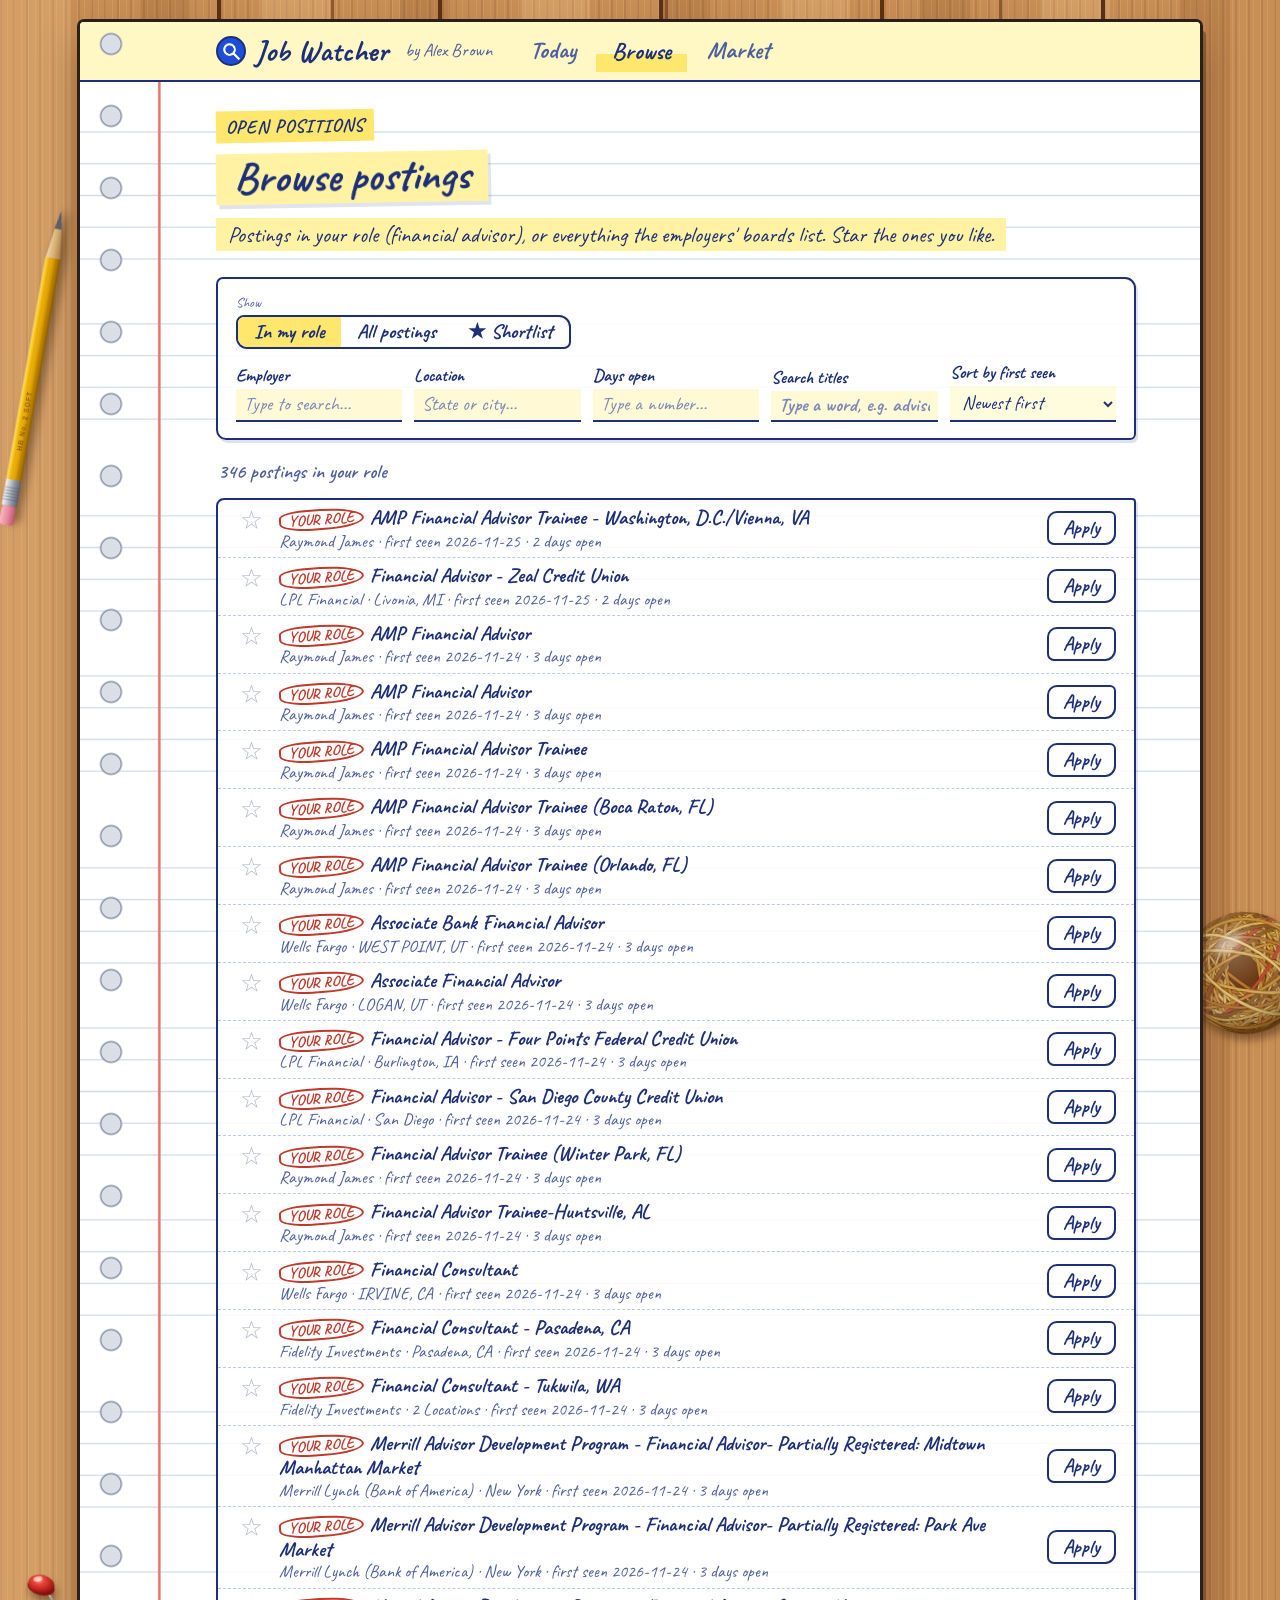
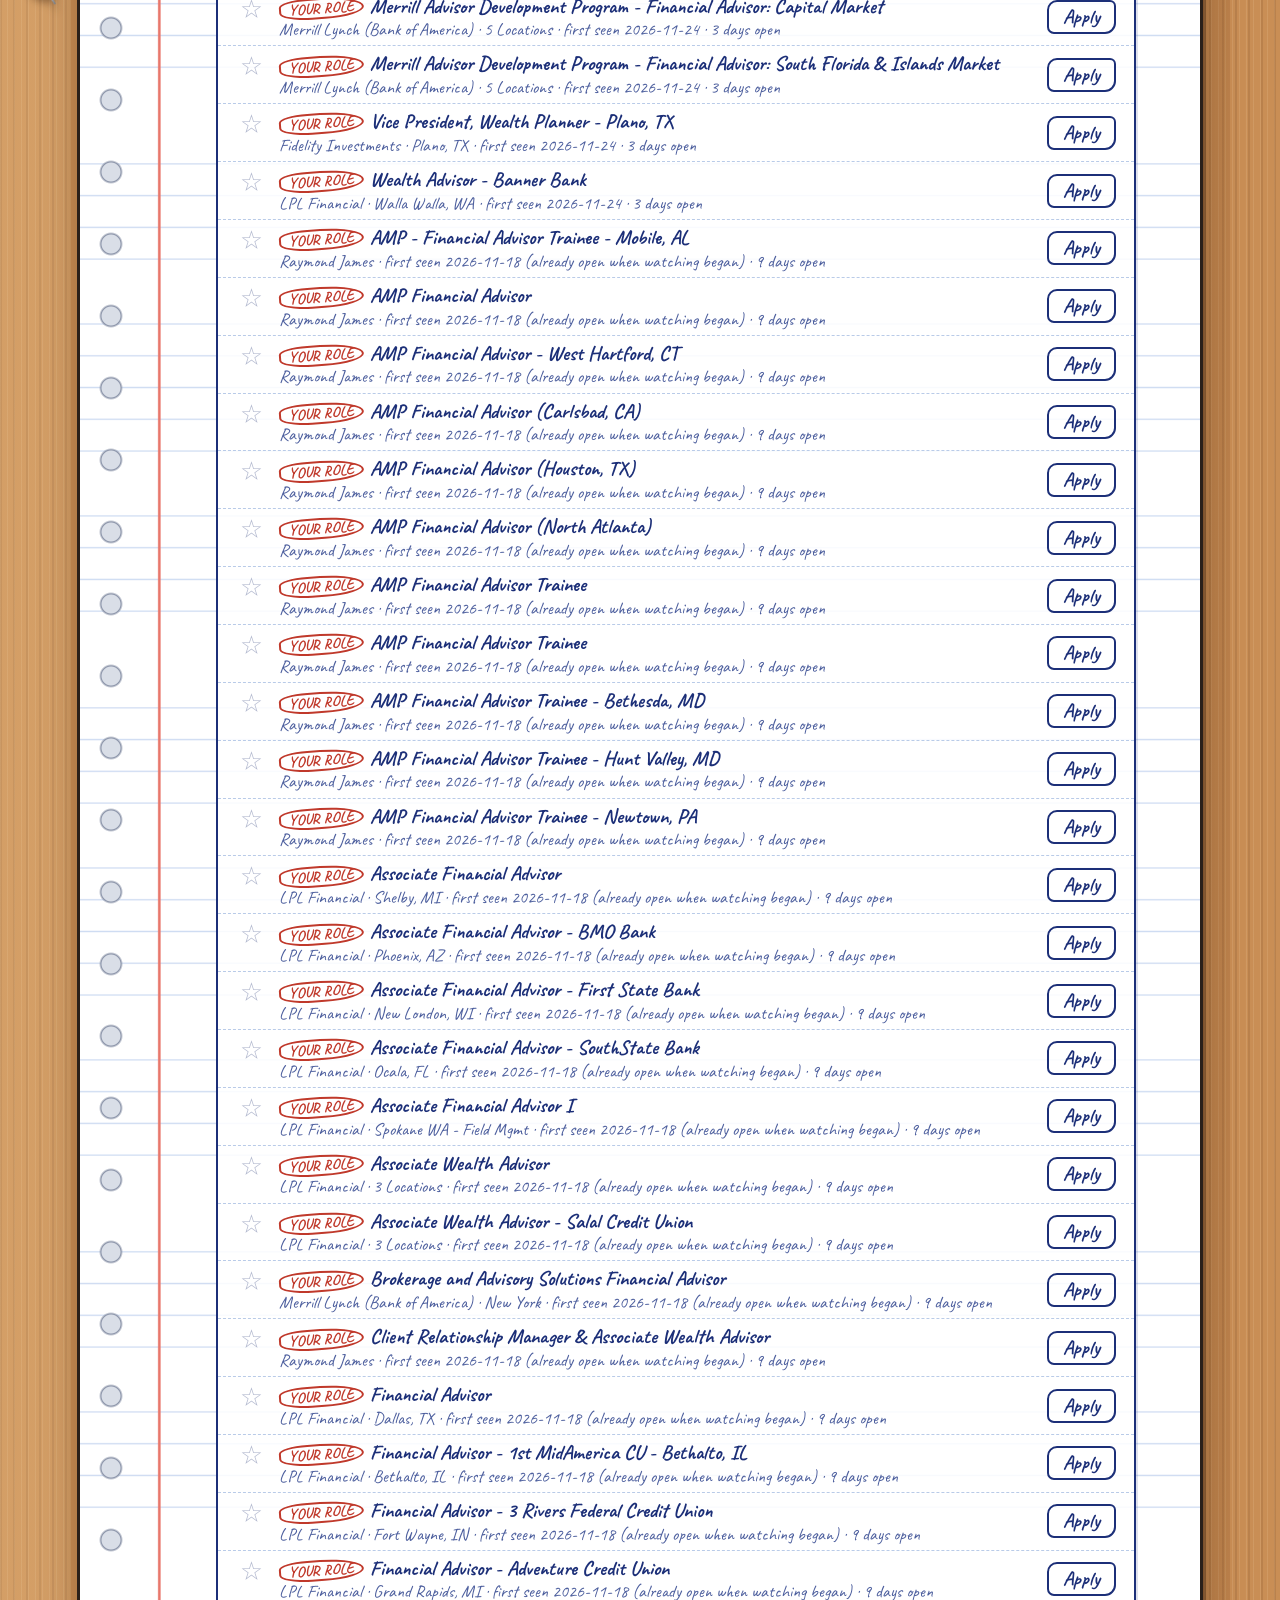
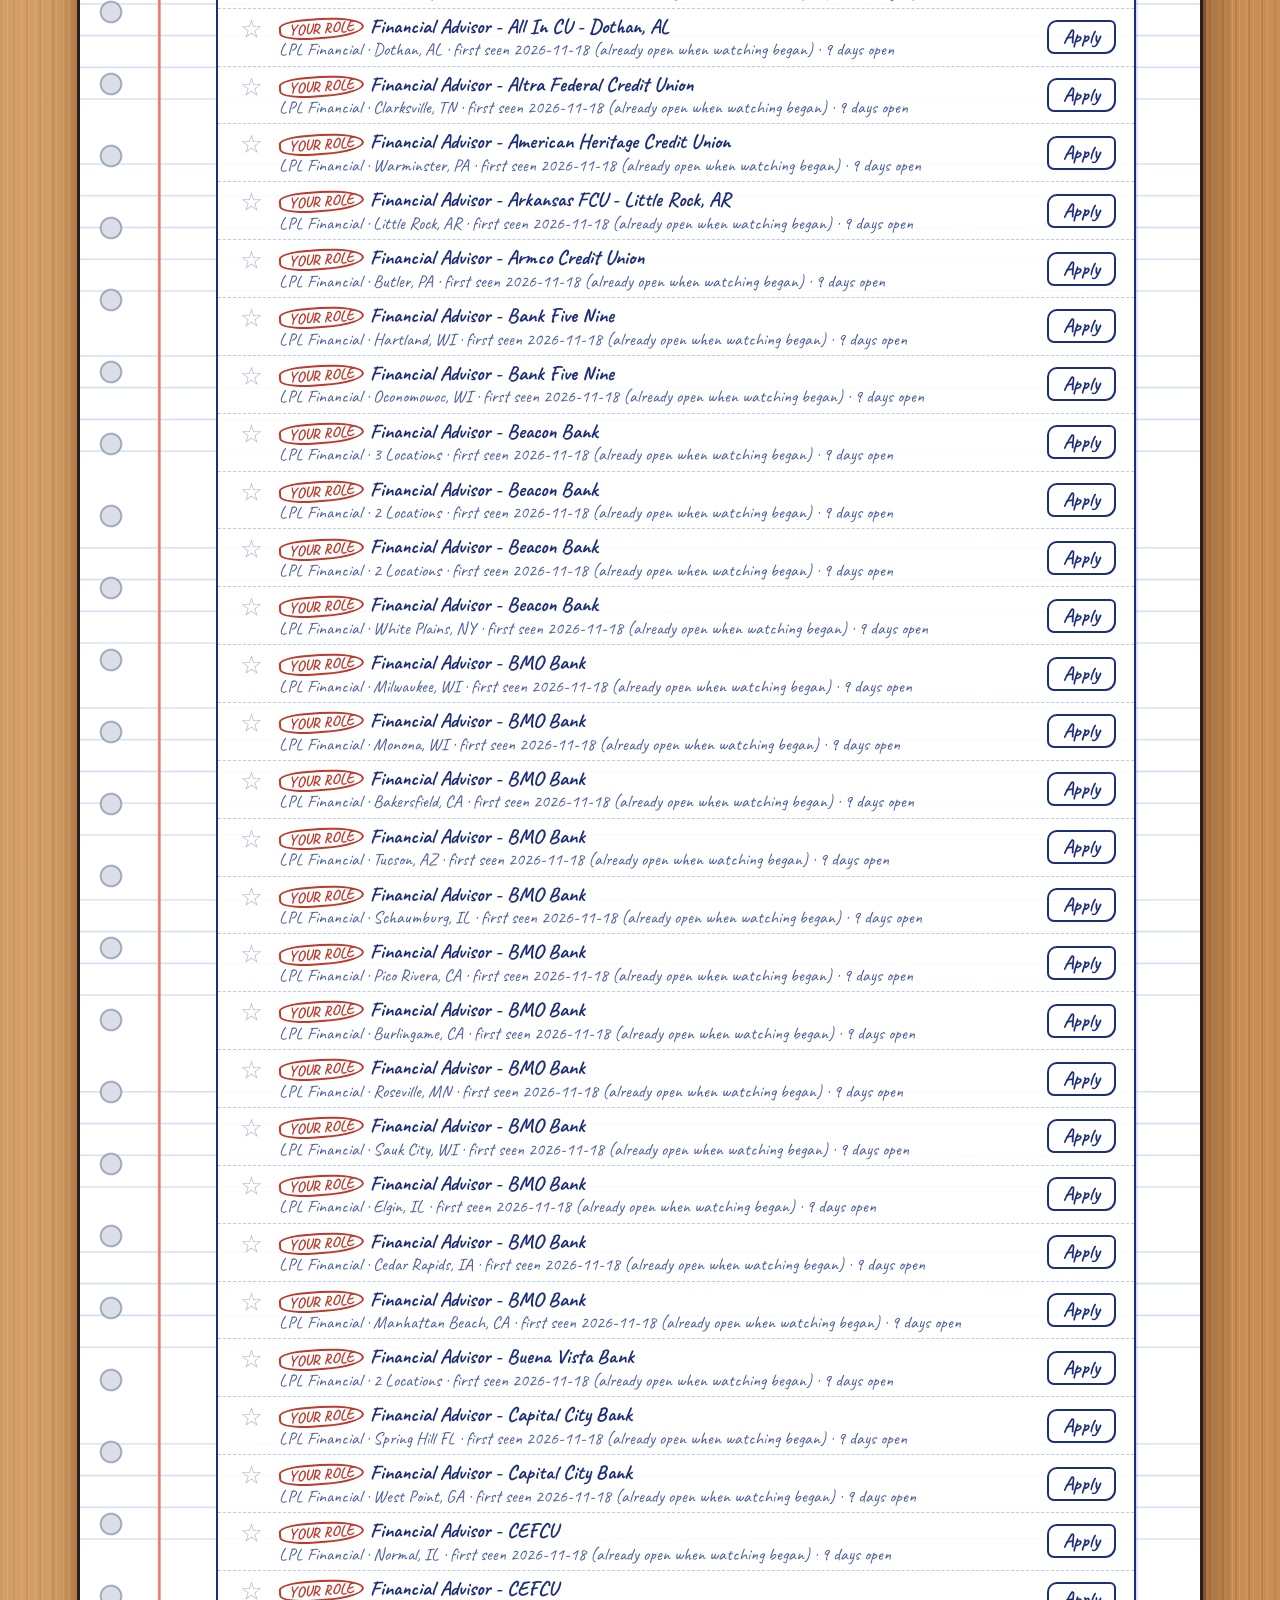
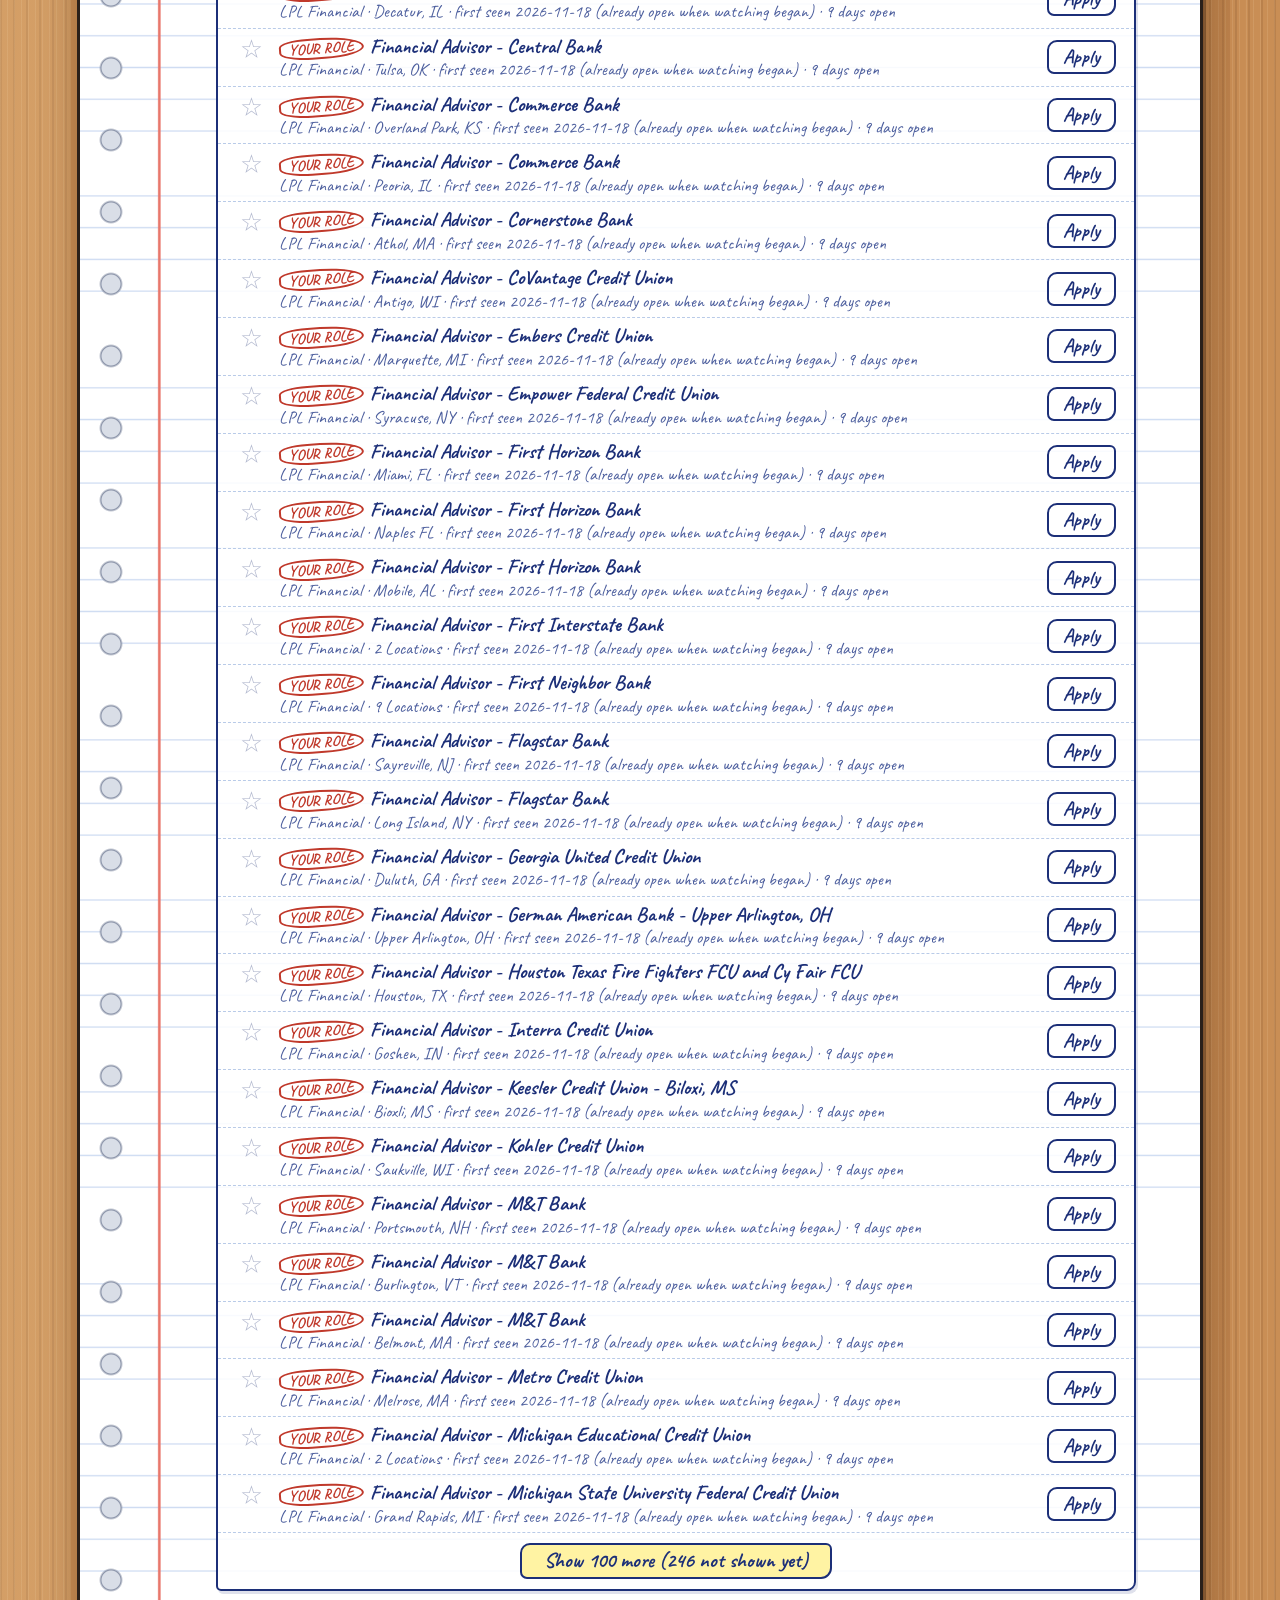
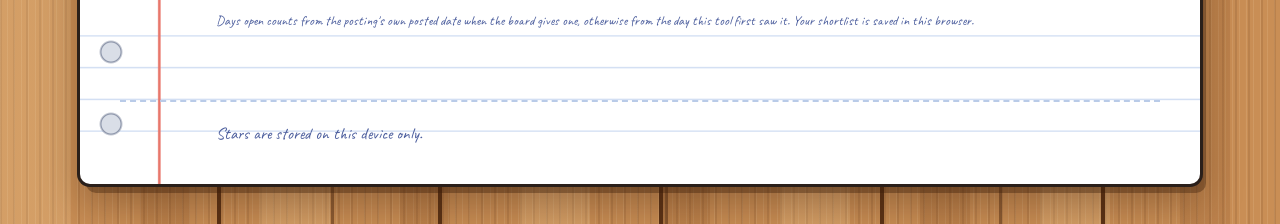
<file: browse.html>
<!doctype html>
<html lang="en">
<head>
<meta charset="utf-8">
<meta name="viewport" content="width=device-width, initial-scale=1">
<title>Browse - Job Watcher</title>
<meta name="theme-color" content="#1d4ed8">
<link rel="manifest" href="manifest.webmanifest">
<link rel="icon" href="assets/icon-192.png">
<link rel="apple-touch-icon" href="assets/icon-192.png">
<script src="assets/turn.js?v=23"></script>
<link rel="stylesheet" href="assets/style.css?v=23">
<script src="assets/common.js?v=23" defer></script>
<script src="assets/desk.js?v=23" defer></script>
<script src="assets/places.js?v=23" defer></script>
<script src="assets/browse.js?v=23" defer></script>
</head>
<body>
<header class="hero"><div class="wrap">
  <div class="eyebrow">Open positions</div>
  <h1>Browse postings</h1>
  <p class="lede">Postings in your role (financial advisor), or everything the employers' boards list. Star the ones you like.</p>
</div></header>
<main>
  <div class="panel">
  <div>
    <div class="note" style="margin-bottom:3px">Show</div>
    <div class="seg" id="scope">
      <button type="button" data-v="role" aria-pressed="true">In my role</button>
      <button type="button" data-v="all" aria-pressed="false">All postings</button>
      <button type="button" data-v="star" aria-pressed="false">★ Shortlist</button>
    </div>
  </div>

  <div class="controls">
    <div class="field"><span class="flabel">Employer</span>
      <div class="combo" id="c-employer"><input class="combo-in" type="text" autocomplete="off" spellcheck="false" placeholder="Type to search..." aria-label="Employer"><div class="drop" hidden></div></div></div>
    <div class="field"><span class="flabel">Location</span>
      <div class="combo" id="c-location"><input class="combo-in" type="text" autocomplete="off" spellcheck="false" placeholder="State or city..." aria-label="Location"><div class="drop" hidden></div></div></div>
    <div class="field"><span class="flabel">Days open</span>
      <div class="combo" id="c-days"><input class="combo-in" type="text" autocomplete="off" spellcheck="false" placeholder="Type a number..." aria-label="Days open"><div class="drop" hidden></div></div></div>
    <label>Search titles <input type="text" id="q" autocomplete="off" spellcheck="false" placeholder="Type a word, e.g. advisor"></label>
    <label>Sort by first seen
      <select id="sort"><option value="new">Newest first</option><option value="old">Oldest first</option></select>
    </label>
  </div>
  </div>

  <div class="count" id="count"></div>
  <ul class="list" id="results"></ul>
  <p class="note">Days open counts from the posting's own posted date when the board gives one, otherwise from the day this tool first saw it. Your shortlist is saved in this browser.</p>
</main>
<footer>Stars are stored on this device only.</footer>
</body>
</html>
</file>
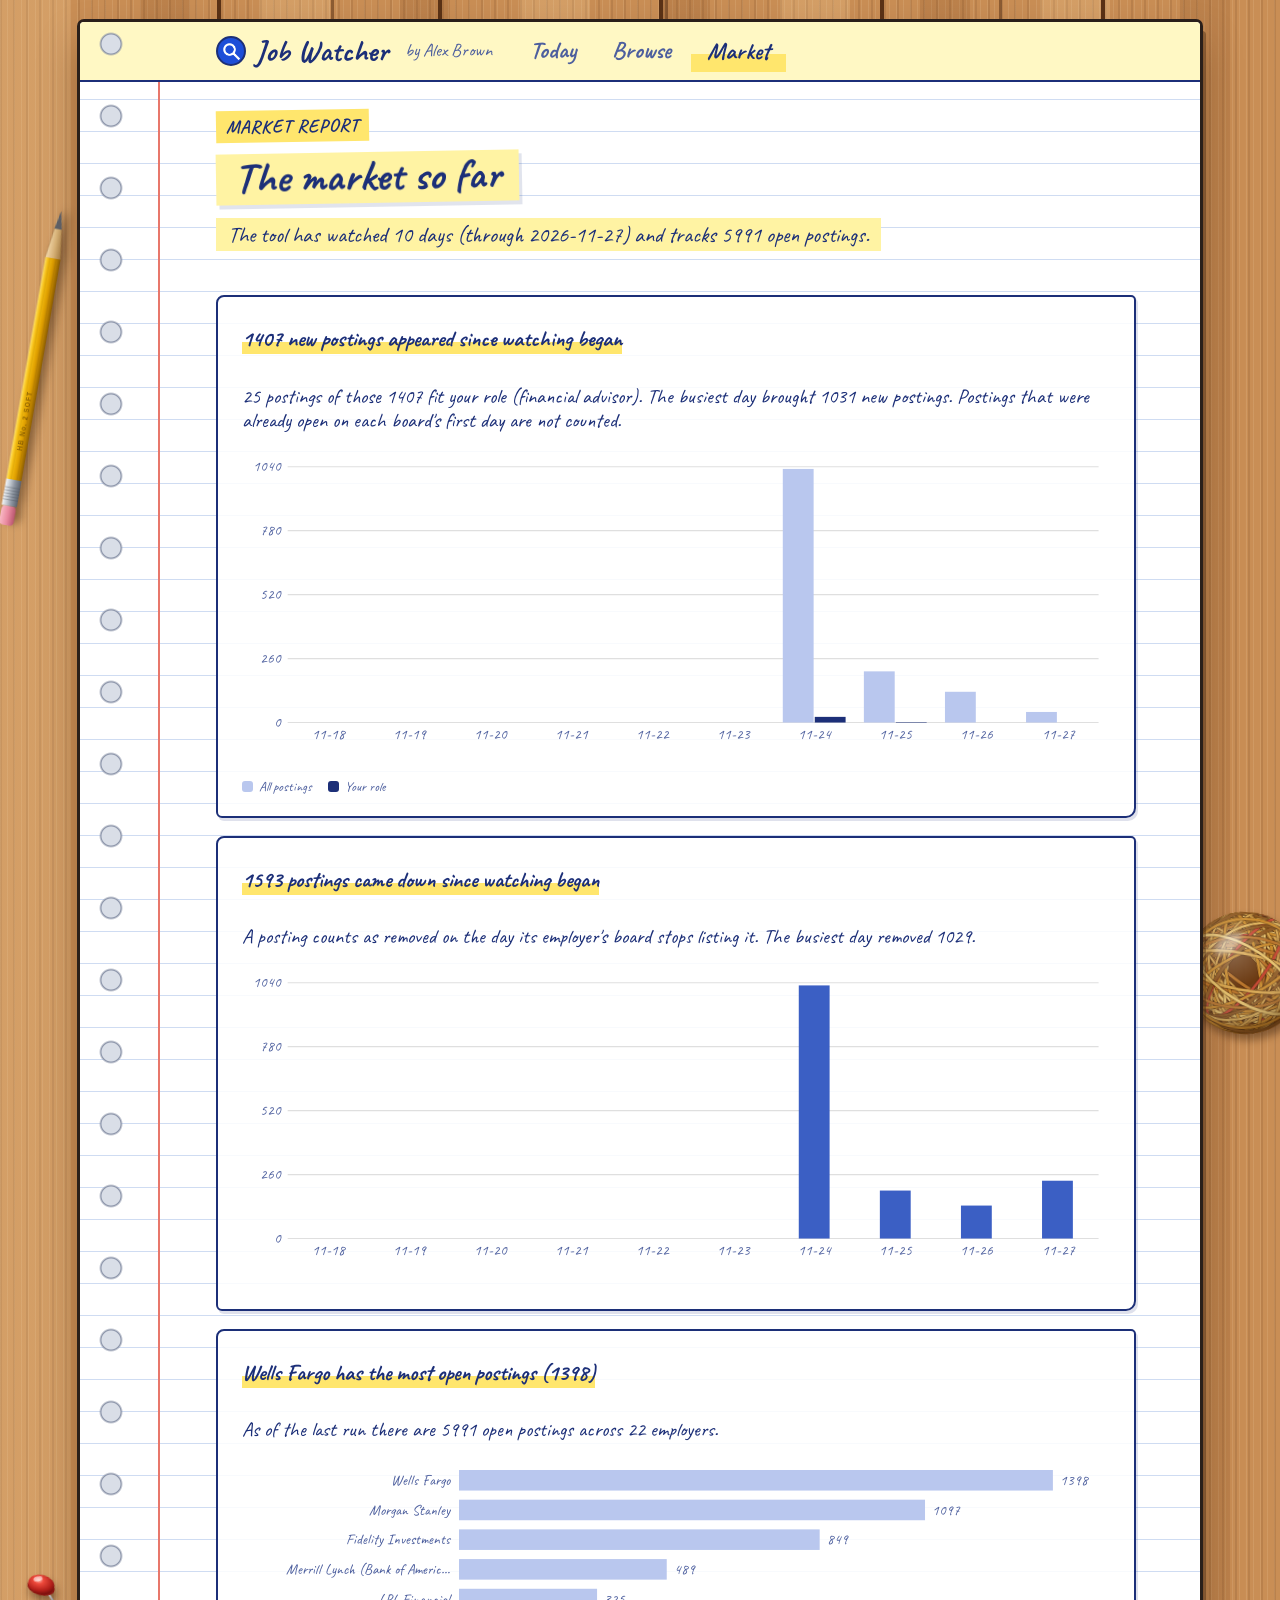
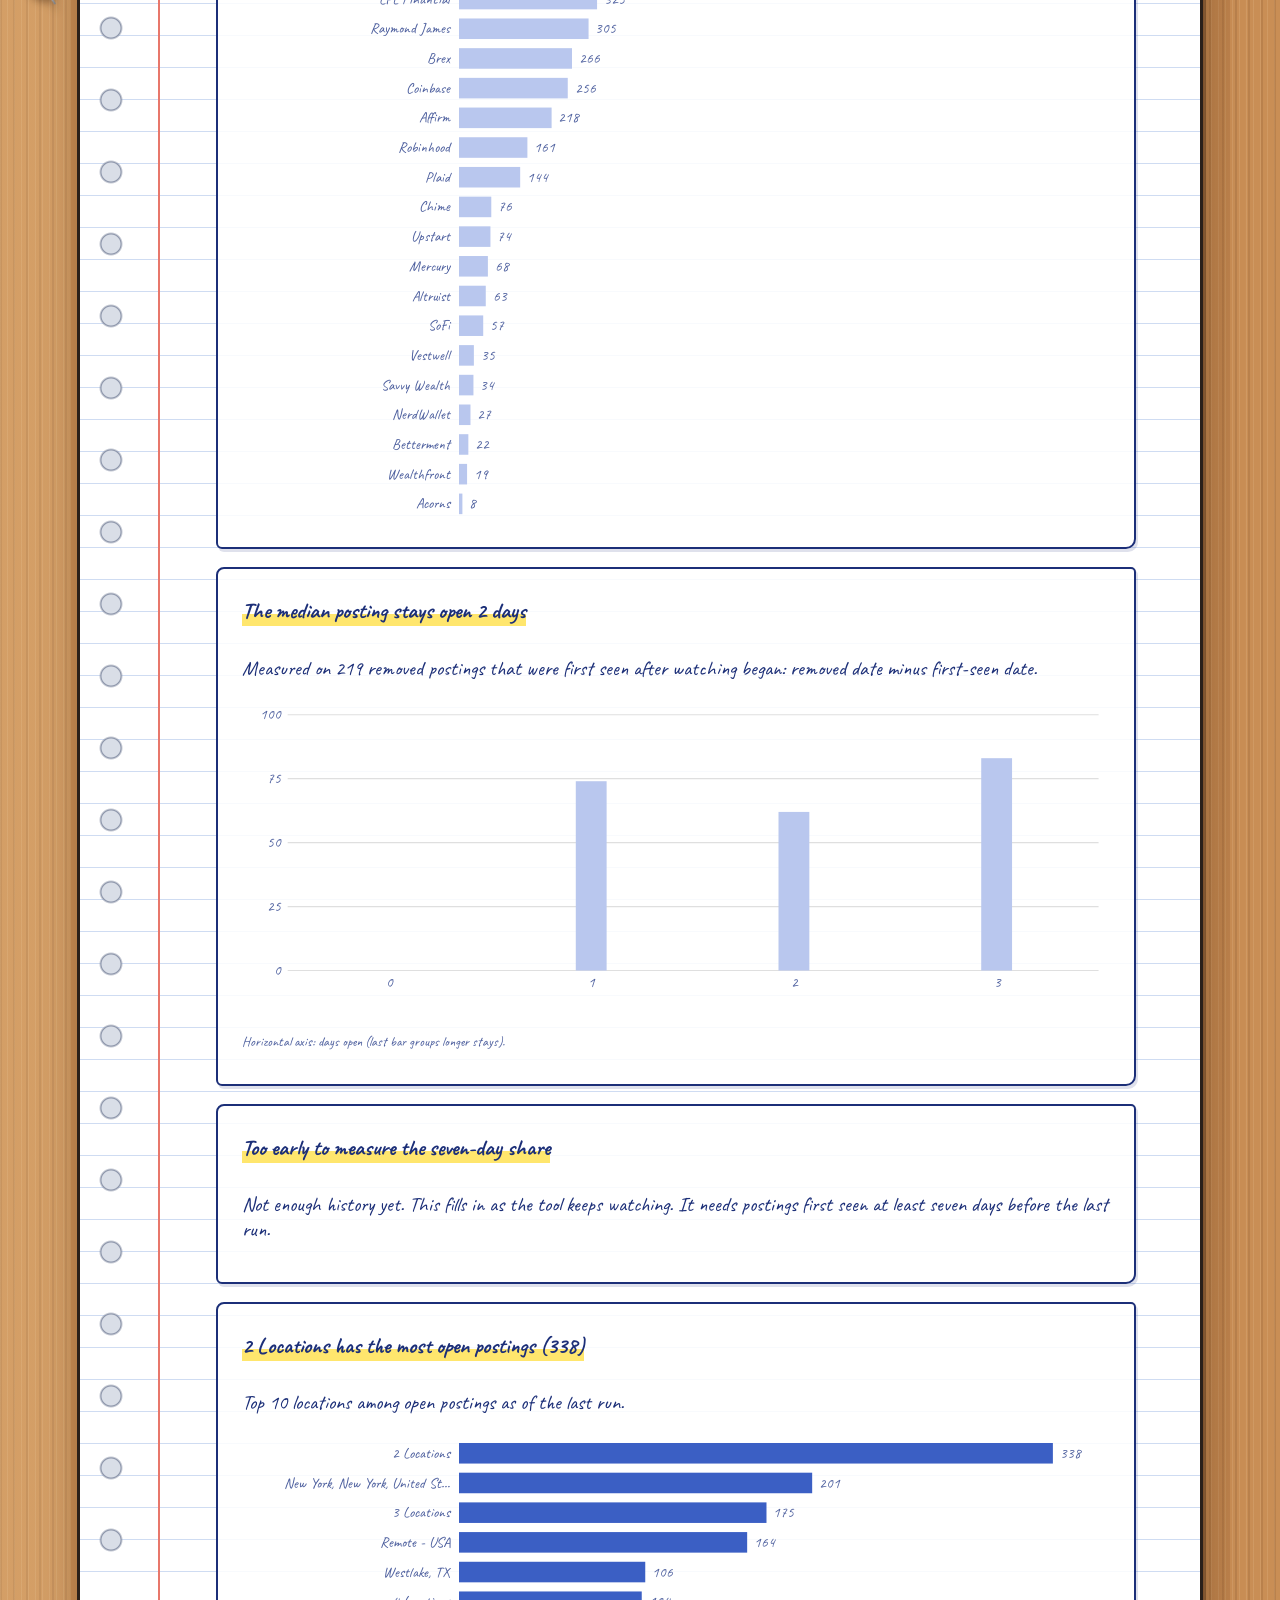
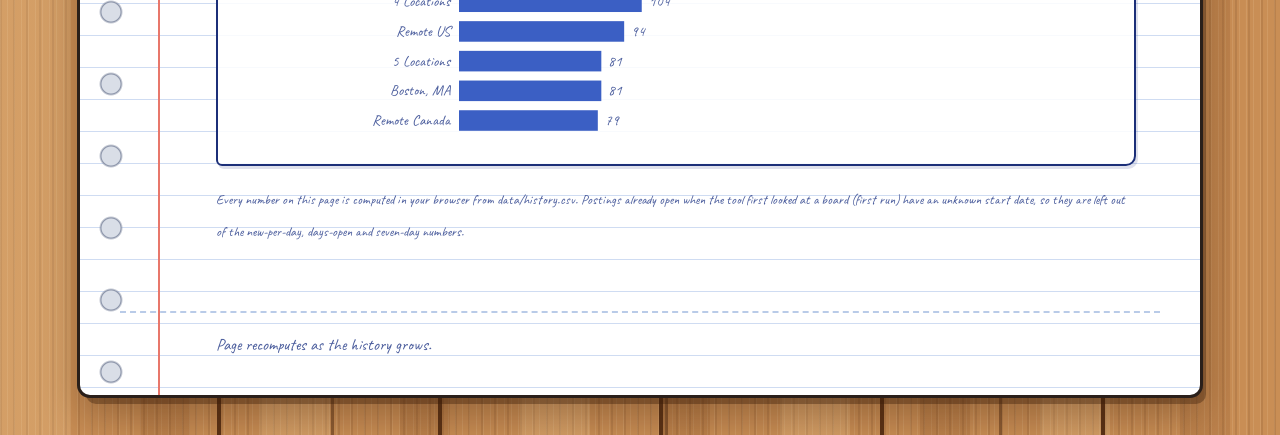
<file: market.html>
<!doctype html>
<html lang="en">
<head>
<meta charset="utf-8">
<meta name="viewport" content="width=device-width, initial-scale=1">
<title>Market - Job Watcher</title>
<meta name="theme-color" content="#1d4ed8">
<link rel="manifest" href="manifest.webmanifest">
<link rel="icon" href="assets/icon-192.png">
<link rel="apple-touch-icon" href="assets/icon-192.png">
<script src="assets/turn.js?v=23"></script>
<link rel="stylesheet" href="assets/style.css?v=23">
<script src="assets/common.js?v=23" defer></script>
<script src="assets/desk.js?v=23" defer></script>
<script src="assets/charts.js?v=23" defer></script>
<script src="assets/market.js?v=23" defer></script>
</head>
<body>
<header class="hero"><div class="wrap">
  <div class="eyebrow">Market report</div>
  <h1>The market so far</h1>
  <p class="lede" id="intro">Loading the history...</p>
</div></header>
<main>

  <section class="finding">
    <h2 id="h1">New postings per day</h2>
    <p id="p1"></p><div class="chart" id="c1"></div>
  </section>
  <section class="finding">
    <h2 id="h2">Removed postings per day</h2>
    <p id="p2"></p><div class="chart" id="c2"></div>
  </section>
  <section class="finding">
    <h2 id="h3">Open postings per employer</h2>
    <p id="p3"></p><div class="chart" id="c3"></div>
  </section>
  <section class="finding">
    <h2 id="h4">Days open</h2>
    <p id="p4"></p><div class="chart" id="c4"></div>
  </section>
  <section class="finding">
    <h2 id="h5">Share removed within seven days</h2>
    <p id="p5"></p><div class="chart" id="c5"></div>
  </section>
  <section class="finding">
    <h2 id="h6">Top locations</h2>
    <p id="p6"></p><div class="chart" id="c6"></div>
  </section>
  <p class="note">Every number on this page is computed in your browser from data/history.csv. Postings already open when the tool first looked at a board (first run) have an unknown start date, so they are left out of the new-per-day, days-open and seven-day numbers.</p>
</main>
<footer>Page recomputes as the history grows.</footer>
</body>
</html>
</file>
<file: assets/style.css>
@import url("https://fonts.googleapis.com/css2?family=Caveat:wght@400;700&display=swap");
:root {
  --bg: #f6f8fc;
  --card: #ffffff;
  --ink: #0f1b33;
  --muted: #5b6b85;
  --line: #e1e8f3;
  --brand: #1d4ed8;        /* blue (secondary color) */
  --brand-2: #1e3fa8;      /* deeper blue for hover */
  --navy: #0f2a6b;
  --accent: #1d4ed8;
  --accent-soft: #eaf1fe;
  --sky: #5b9bf5;
  --bad: #b3402f;
  --bad-soft: #fbe9e5;
  --good: #1d4ed8;
  --c-all: #a9c3f3; --c-role: #1d4ed8; --c-teal: #5b9bf5;
  --shadow: 0 1px 2px rgba(15, 42, 107, .06), 0 6px 18px rgba(15, 42, 107, .07);
  --serif: Georgia, "Times New Roman", serif;
  --sans: system-ui, -apple-system, "Segoe UI", Roboto, Helvetica, Arial, sans-serif;
}
@media (prefers-color-scheme: dark) {
  :root:not([data-theme="light"]) {
    --bg: #0b1220; --card: #121b2e; --ink: #e8eefc; --muted: #93a3c0; --line: #223052;
    --brand: #6ea0ff; --brand-2: #8db4ff; --navy: #9bbcff; --accent: #6ea0ff; --accent-soft: #172447;
    --sky: #6ea0ff; --bad: #ee8472; --bad-soft: #3b1f1a; --good: #6ea0ff;
    --c-all: #36518f; --c-role: #6ea0ff; --c-teal: #8db4ff;
    --shadow: 0 1px 2px rgba(0, 0, 0, .4), 0 6px 18px rgba(0, 0, 0, .35);
  }
}
* { box-sizing: border-box; }
html { scroll-behavior: smooth; }
body { margin: 0; background: var(--bg); color: var(--ink); font-family: var(--sans); line-height: 1.55; -webkit-font-smoothing: antialiased; }
a { color: var(--accent); }
h1, h2, h3 { font-family: var(--serif); line-height: 1.2; letter-spacing: -.01em; }
h2 { font-size: 1.35rem; margin: 30px 0 12px; }

/* navigation: white bar, blue accents */
.nav { background: var(--card); color: var(--ink); position: sticky; top: 0; z-index: 10; border-bottom: 1px solid var(--line); box-shadow: 0 2px 10px rgba(15, 42, 107, .06); }
.nav-inner { max-width: 1040px; margin: 0 auto; padding: 0 16px; display: flex; align-items: center; gap: 4px; flex-wrap: wrap; }
.brand { display: flex; align-items: center; gap: 9px; font-family: var(--serif); font-weight: bold; font-size: 1.15rem; margin-right: 18px; padding: 12px 0; color: var(--navy); text-decoration: none; }
.brand::before { content: ""; width: 26px; height: 26px; border-radius: 7px; background: var(--brand) url("icon-192.png") center / cover; }
.nav a.link { color: var(--muted); text-decoration: none; padding: 15px 14px; border-bottom: 3px solid transparent; font-weight: 500; transition: color .15s, background .15s; }
.nav a.link:hover { color: var(--brand); background: var(--accent-soft); }
.nav a.link.current { color: var(--brand); border-bottom-color: var(--brand); }

/* hero: white with a soft blue wash */
.hero { background: linear-gradient(135deg, #ffffff 0%, #f1f6ff 55%, #dfeafe 100%); color: var(--ink); position: relative; overflow: hidden; border-bottom: 1px solid var(--line); }
.hero::after { content: ""; position: absolute; right: -70px; top: -90px; width: 340px; height: 340px; border-radius: 50%; background: radial-gradient(circle, rgba(29, 78, 216, .16), transparent 68%); }
.hero .wrap { max-width: 1040px; margin: 0 auto; padding: 34px 16px 56px; position: relative; z-index: 1; }
.hero h1 { margin: 0 0 6px; font-size: clamp(1.9rem, 4.5vw, 2.7rem); color: var(--navy); }
.hero .lede { color: var(--muted); margin: 0; max-width: 62ch; }
.hero .lede strong { color: var(--ink); }
.hero .eyebrow { text-transform: uppercase; letter-spacing: .14em; font-size: .72rem; color: var(--brand); font-weight: 700; margin-bottom: 8px; }
@media (prefers-color-scheme: dark) { :root:not([data-theme="light"]) .hero { background: linear-gradient(135deg, #0b1220 0%, #101a30 60%, #14234a 100%); } }

main { max-width: 1040px; margin: -34px auto 0; padding: 0 16px 60px; position: relative; z-index: 2; }
.lede { color: var(--muted); }
.banner { background: var(--accent-soft); color: var(--navy); border: 1px solid var(--sky); padding: 9px 14px; border-radius: 8px; margin: 0 0 14px; }

/* stat cards */
.cards { display: grid; grid-template-columns: repeat(auto-fit, minmax(150px, 1fr)); gap: 14px; margin: 0 0 8px; }
.card { background: var(--card); border: 1px solid var(--line); border-top: 4px solid var(--brand); border-radius: 10px; padding: 16px 18px; box-shadow: var(--shadow); }
.card:nth-child(2) { border-top-color: var(--navy); }
.card:nth-child(3) { border-top-color: var(--sky); }
.card:nth-child(4) { border-top-color: var(--bad); }
.card .num { font-family: var(--serif); font-size: 2.3rem; font-weight: bold; line-height: 1.1; color: var(--navy); }
.card .lab { color: var(--muted); font-size: .85rem; margin-top: 4px; }

/* tables and lists */
table { border-collapse: separate; border-spacing: 0; width: 100%; background: var(--card); border: 1px solid var(--line); border-radius: 10px; overflow: hidden; box-shadow: var(--shadow); }
th, td { text-align: left; padding: 10px 16px; border-bottom: 1px solid var(--line); font-size: .93rem; }
th { background: var(--accent-soft); font-size: .72rem; text-transform: uppercase; letter-spacing: .08em; color: var(--navy); }
tr:last-child td { border-bottom: 0; }
tbody tr:hover td { background: rgba(29, 78, 216, .05); }
.ok, .fail { display: inline-block; padding: 2px 10px; border-radius: 20px; font-size: .78rem; font-weight: 700; }
.ok { color: var(--brand); background: var(--accent-soft); }
.fail { color: var(--bad); background: var(--bad-soft); }
.mark { display: inline-block; font-size: 1.3rem; font-weight: 800; line-height: 1; }
.mark.yes { color: #16a34a; }
.mark.no { color: #dc2626; }
.pill { display: inline-block; background: var(--brand); color: #fff; font-size: .66rem; font-weight: 800; letter-spacing: .05em; padding: 2px 8px; border-radius: 10px; vertical-align: middle; margin-right: 6px; }
@media (prefers-color-scheme: dark) { :root:not([data-theme="light"]) .pill { color: #07122b; } }
.list { list-style: none; padding: 0; margin: 0; background: var(--card); border: 1px solid var(--line); border-radius: 10px; overflow: hidden; box-shadow: var(--shadow); }
.list li { padding: 11px 18px; border-bottom: 1px solid var(--line); transition: background .12s; }
.list li:hover { background: rgba(29, 78, 216, .05); }
.list li:last-child { border-bottom: 0; }
.list a { font-weight: 600; text-decoration: none; color: var(--ink); }
.list a:hover { text-decoration: underline; color: var(--brand); }
.list .sub, .sub { color: var(--muted); font-size: .85rem; }
.empty { color: var(--muted); padding: 14px 18px; }

/* browse controls */
.panel { background: var(--card); border: 1px solid var(--line); border-radius: 12px; padding: 16px 18px; box-shadow: var(--shadow); margin: 0 0 16px; }
.controls { display: grid; grid-template-columns: repeat(auto-fit, minmax(160px, 1fr)); gap: 12px; align-items: end; margin-top: 14px; }
.controls label { display: flex; flex-direction: column; font-size: .75rem; text-transform: uppercase; letter-spacing: .06em; color: var(--muted); gap: 4px; font-weight: 600; }
select, input[type=search] { font: inherit; text-transform: none; letter-spacing: 0; font-weight: 400; padding: 9px 10px; border: 1px solid var(--line); border-radius: 8px; background: var(--card); color: var(--ink); min-width: 0; }
select:focus, input:focus, button:focus-visible, a:focus-visible { outline: 3px solid rgba(29, 78, 216, .35); outline-offset: 1px; }
.seg { display: inline-flex; flex-wrap: nowrap; border: 1px solid var(--line); border-radius: 9px; overflow: hidden; }
.seg button { white-space: nowrap; font: inherit; font-weight: 600; border: 0; background: var(--card); color: var(--ink); padding: 9px 16px; cursor: pointer; transition: background .15s; }
.seg button:hover { background: var(--accent-soft); }
.seg button[aria-pressed=true] { background: var(--brand); color: #fff; }
@media (prefers-color-scheme: dark) { :root:not([data-theme="light"]) .seg button[aria-pressed=true] { color: #07122b; } }
.row { display: flex; gap: 12px; align-items: flex-start; }
.row .grow { flex: 1; min-width: 0; }
.star { border: 0; background: none; font-size: 1.6rem; line-height: 1; cursor: pointer; color: #b7c4dd; padding: 2px 4px; transition: transform .12s, color .12s; }
.star:hover { transform: scale(1.2); color: var(--brand); }
.star[aria-pressed=true] { color: var(--brand); }
.list a.apply, .apply { white-space: nowrap; font-weight: 700; text-decoration: none; background: var(--brand); color: #fff; border: 1px solid var(--brand); padding: 7px 16px; border-radius: 8px; align-self: center; transition: background .15s; }
.list a.apply:hover, .apply:hover { background: var(--brand-2); border-color: var(--brand-2); color: #fff; text-decoration: none; }
@media (prefers-color-scheme: dark) { :root:not([data-theme="light"]) .list a.apply, :root:not([data-theme="light"]) .apply { color: #07122b; } }
.count { color: var(--muted); font-size: .9rem; margin: 10px 2px; font-weight: 600; }
.note { color: var(--muted); font-size: .85rem; }

/* market */
section.finding { background: var(--card); border: 1px solid var(--line); border-left: 5px solid var(--brand); border-radius: 12px; padding: 6px 24px 20px; margin: 18px 0; box-shadow: var(--shadow); }
section.finding:nth-of-type(even) { border-left-color: var(--sky); }
section.finding h2 { margin: 18px 0 6px; font-size: 1.4rem; color: var(--navy); }
.chart svg { width: 100%; height: auto; display: block; }
.chart text { fill: var(--muted); font-size: 11px; font-family: var(--sans); }
.legend { display: flex; gap: 16px; font-size: .85rem; color: var(--muted); margin: 6px 0 0; }
.legend i { display: inline-block; width: 11px; height: 11px; border-radius: 3px; margin-right: 6px; vertical-align: -1px; }

/* sources table: the first column takes each company's colors */
td.src { font-weight: 700; white-space: nowrap; }
td.src > span:last-child { vertical-align: middle; }
td.src .logo { display: inline-block; width: 26px; height: 26px; padding: 3px; margin-right: 10px; border-radius: 7px; background: #fff; vertical-align: middle; object-fit: contain; }
tbody tr:hover td.src { filter: brightness(1.06); }

footer { color: var(--muted); font-size: .8rem; max-width: 1040px; margin: 0 auto; padding: 0 16px 34px; border-top: 1px solid var(--line); padding-top: 16px; }

@media (max-width: 560px) {
  .nav a.link { padding: 12px 10px; }
  .row { flex-wrap: wrap; }
  .apply { margin-left: 40px; }
  section.finding { padding: 4px 14px 16px; }
}

/* ===== Notepad theme: white ruled paper, ink handwriting ===== */
:root, :root:not([data-theme="light"]) {
  --hand: "Caveat", "Segoe Print", "Bradley Hand", "Comic Sans MS", cursive;
  --ink: #1c2f78; --muted: #4d5f9e; --line: #b9cbe8;
  --bg: #e4e8ee; --card: #ffffff;
  --brand: #1c2f78; --brand-2: #121f55; --navy: #1c2f78; --accent: #1c2f78; --accent-soft: #fff6b3;
  --sky: #3b5fc4; --bad: #c0392b; --bad-soft: #fde4e0; --good: #1c2f78;
  --c-all: #b9c7ee; --c-role: #1c2f78; --c-teal: #3b5fc4;
  --serif: var(--hand); --sans: var(--hand);
  --shadow: 2px 3px 0 rgba(28, 47, 120, .14);
  color-scheme: light;
}
html { background: radial-gradient(circle at 50% 0, #f2f4f8, #d9dee7) fixed; }
body {
  position: relative; max-width: 1120px; margin: 22px auto 40px; font-size: 1.28rem; line-height: 32px;
  background-color: #fff;
  background-image:
    linear-gradient(90deg, transparent 78px, #e8776b 78px, #e8776b 80px, transparent 80px),
    repeating-linear-gradient(to bottom, transparent 0 31px, #cfdcf2 31px 32px);
  background-position: 0 0, 0 14px;
  box-shadow: 0 2px 4px rgba(0,0,0,.18), 0 18px 40px rgba(20, 30, 60, .22);
  border-radius: 4px 4px 10px 10px;
}
/* spiral binding holes down the left edge */
body::before {
  content: ""; position: absolute; left: 14px; top: 0; bottom: 0; width: 34px; pointer-events: none; z-index: 20;
  background: radial-gradient(circle at 17px 22px, #d9dee7 0 9px, #8a93a8 10px, transparent 12px) 0 0 / 34px 72px repeat-y;
}
body, input, select, button { font-family: var(--hand); }
h1, h2, h3 { font-weight: 700; letter-spacing: 0; line-height: 36px; }
h1 { font-size: clamp(2.6rem, 6vw, 3.6rem); line-height: 1.05; transform: rotate(-1deg); }
h2 { font-size: 2.1rem; margin: 32px 0 6px; text-decoration: underline wavy #3b5fc4 1.5px; text-underline-offset: 6px; }
a { text-decoration-thickness: 1.5px; }

/* nav = tab strip at the top of the page */
.nav { background: #fff8c4; border-bottom: 2px solid var(--ink); box-shadow: none; border-radius: 4px 4px 0 0; }
.nav-inner { padding-left: 96px; }
.brand { font-size: 1.9rem; color: var(--ink); }
.brand::before { border-radius: 50%; border: 2px solid var(--ink); }
.nav a.link { font-size: 1.5rem; font-weight: 700; color: var(--muted); padding: 10px 16px; }
.nav a.link:hover { background: transparent; color: var(--ink); transform: rotate(-2deg); }
.nav a.link.current { color: var(--ink); border-bottom: 0; background: linear-gradient(transparent 55%, #ffe66d 55%, #ffe66d 90%, transparent 90%); }

/* hero sits right on the paper */
.hero { background: transparent; border-bottom: 0; }
.hero::after { display: none; }
.hero .wrap { padding: 28px 24px 42px 96px; }
.hero .lede { font-size: 1.4rem; }
.hero .eyebrow { font-size: 1.15rem; letter-spacing: .06em; transform: rotate(-1deg); display: inline-block; background: #ffe66d; padding: 0 10px; color: var(--ink); }
main { padding: 0 24px 50px 96px; margin-top: -20px; }
footer { padding-left: 96px; border-top: 2px dashed var(--line); font-size: 1.05rem; }

/* stat cards = sticky notes */
.card { background: #fff3a3; border: 0; border-radius: 2px; padding: 14px 16px 12px; line-height: 1.1; box-shadow: 3px 5px 0 rgba(28,47,120,.13); transform: rotate(-1.4deg); position: relative; }
.card:nth-child(2) { background: #cfe8ff; transform: rotate(1.2deg); }
.card:nth-child(3) { background: #d6f5d0; transform: rotate(-.8deg); }
.card:nth-child(4) { background: #ffd9d4; transform: rotate(1.6deg); }
.card::before { content: ""; position: absolute; top: -9px; left: 50%; width: 54px; height: 18px; margin-left: -27px; background: rgba(255,255,255,.65); box-shadow: 0 0 0 1px rgba(28,47,120,.12); transform: rotate(-3deg); }
.card .num { font-size: 3.2rem; font-weight: 700; line-height: 1; }
.card .lab { font-size: 1.15rem; line-height: 1.1; }

/* tables: ink-drawn grid on paper */
table { background: rgba(255,255,255,.85); border: 2px solid var(--ink); border-radius: 6px 10px 5px 9px; box-shadow: var(--shadow); }
th, td { font-size: 1.2rem; padding: 4px 14px; line-height: 28px; border-bottom: 1.5px solid var(--line); }
th { background: #fff3a3; font-size: 1.15rem; text-transform: none; letter-spacing: 0; font-weight: 700; border-bottom: 2px solid var(--ink); }
tbody tr:hover td { background: rgba(255, 230, 109, .25); }
/* sources keep their logo, company color and brand look */
td.src, td.src span { font-family: system-ui, -apple-system, "Segoe UI", Roboto, Arial, sans-serif; font-size: .95rem; font-weight: 700; }
.mark { font-family: system-ui, "Segoe UI Symbol", sans-serif; }

/* lists */
.list { background: rgba(255,255,255,.85); border: 2px solid var(--ink); border-radius: 8px 4px 9px 5px; box-shadow: var(--shadow); }
.list li { padding: 6px 18px; line-height: 1.15; border-bottom: 1.5px dashed var(--line); }
.list a { font-weight: 700; font-size: 1.35rem; color: var(--ink); }
.list .sub, .sub { font-size: 1.1rem; }
.pill { background: transparent; color: #c0392b; border: 2px solid #c0392b; border-radius: 40% 60% 55% 45%; font-size: .95rem; padding: 0 8px; transform: rotate(-4deg); letter-spacing: 0; }
.empty { font-size: 1.2rem; }
.banner { background: #fff3a3; border: 2px dashed var(--ink); color: var(--ink); }

/* controls */
.panel { background: rgba(255,255,255,.88); border: 2px solid var(--ink); border-radius: 7px 11px 6px 10px; box-shadow: var(--shadow); line-height: 1.2; }
.controls label { font-size: 1.1rem; text-transform: none; letter-spacing: 0; font-weight: 700; color: var(--ink); line-height: 1.1; }
select, input[type=search] { font-size: 1.2rem; border: 0; border-bottom: 2px solid var(--ink); border-radius: 0; background: rgba(255, 246, 179, .45); padding: 4px 8px; }
.seg { border: 2px solid var(--ink); border-radius: 8px 12px 7px 11px; }
.seg button { font-size: 1.25rem; font-weight: 700; padding: 3px 16px; background: transparent; color: var(--ink); }
.seg button:hover { background: #fff3a3; }
.seg button[aria-pressed=true] { background: #ffe66d; color: var(--ink); }
.star { font-family: system-ui, sans-serif; color: #b3b9cf; }
.star:hover, .star[aria-pressed=true] { color: #e6a700; }
.list a.apply, .apply { background: transparent; color: var(--ink); border: 2px solid var(--ink); border-radius: 10px 6px 11px 7px; font-size: 1.25rem; padding: 2px 14px; line-height: 1.3; }
.list a.apply:hover, .apply:hover { background: #ffe66d; color: var(--ink); border-color: var(--ink); }
.count { font-size: 1.25rem; }

/* market findings = pages with a highlighted heading */
section.finding { background: rgba(255,255,255,.85); border: 2px solid var(--ink); border-left: 2px solid var(--ink); border-radius: 8px 5px 10px 6px; box-shadow: var(--shadow); line-height: 1.2; }
section.finding:nth-of-type(even) { border-left-color: var(--ink); }
section.finding h2 { text-decoration: none; background: linear-gradient(transparent 58%, #ffe66d 58%, #ffe66d 92%, transparent 92%); display: inline-block; }
.chart text { font-size: 13px; }

@media (max-width: 700px) {
  body { margin: 0; border-radius: 0; background-image: linear-gradient(90deg, transparent 44px, #e8776b 44px, #e8776b 46px, transparent 46px), repeating-linear-gradient(to bottom, transparent 0 31px, #cfdcf2 31px 32px); }
  body::before { left: 4px; width: 30px; }
  .nav-inner { padding-left: 52px; } .hero .wrap { padding-left: 52px; } main { padding-left: 52px; padding-right: 12px; } footer { padding-left: 52px; }
}

/* author name in the heading */
.brand .by { font-size: 1.15rem; font-weight: 400; color: var(--muted); margin-left: 8px; align-self: flex-end; padding-bottom: 2px; white-space: nowrap; }
@media (max-width: 560px) { .brand { margin-right: 6px; } .brand .by { display: none; } }

/* page turn between Today, Browse and Market: only the paper turns, the desk stays put */
@view-transition { navigation: auto; }
body { view-transition-name: paper; }
::view-transition-group(root), ::view-transition-group(paper) { animation: none; }
::view-transition-old(root), ::view-transition-new(root) { animation: none; mix-blend-mode: normal; }
::view-transition-old(root) { display: none; }
::view-transition-old(paper), ::view-transition-new(paper) { animation-duration: 1s; mix-blend-mode: normal; animation-fill-mode: both; }
::view-transition-old(paper) {
  transform-origin: 0 var(--vy, 45vh); z-index: 2;
  animation-name: page-turn; animation-timing-function: cubic-bezier(.45, .05, .3, 1);
  backface-visibility: hidden;
}
::view-transition-new(paper) { animation-name: page-under; animation-timing-function: cubic-bezier(.3, 0, .3, 1); }
@keyframes page-turn {
  0%   { transform: perspective(2600px) rotateY(0) rotateX(0) skewY(0); filter: drop-shadow(0 0 0 rgba(20,30,60,0)) brightness(1); opacity: 1; }
  15%  { transform: perspective(2600px) rotateY(-9deg) rotateX(.6deg) skewY(-.4deg); filter: drop-shadow(14px 6px 14px rgba(20,30,60,.22)) brightness(1); }
  45%  { transform: perspective(2600px) rotateY(-50deg) rotateX(1.4deg) skewY(-1.4deg); filter: drop-shadow(26px 10px 26px rgba(20,30,60,.32)) brightness(.96); opacity: 1; }
  75%  { transform: perspective(2600px) rotateY(-96deg) rotateX(.8deg) skewY(-.8deg); filter: drop-shadow(18px 8px 22px rgba(20,30,60,.25)) brightness(.9); opacity: .9; }
  100% { transform: perspective(2600px) rotateY(-122deg) rotateX(0) skewY(0); filter: drop-shadow(0 0 0 rgba(20,30,60,0)) brightness(.86); opacity: 0; }
}
@keyframes page-under {
  0%   { filter: brightness(.82); transform: scale(.992); }
  60%  { filter: brightness(.93); transform: scale(.998); }
  100% { filter: brightness(1); transform: scale(1); }
}
@media (prefers-reduced-motion: reduce) { @view-transition { navigation: none; } }


/* page headings on Post-It yellow */
.hero h1 { display: inline-block; background: #fff3a3; padding: 2px 18px 4px; box-shadow: 3px 4px 0 rgba(28, 47, 120, .13); }
.hero .lede { margin-top: 14px; }
.hero .lede, .hero .lede strong { color: var(--ink); }
.hero .lede { display: inline; background: #fff3a3; padding: 2px 12px; line-height: 40px; -webkit-box-decoration-break: clone; box-decoration-break: clone; }
.hero .eyebrow, .hero h1 { display: table; }
.hero h1 { margin-top: 10px; margin-bottom: 12px; }

/* wooden desk around the notepad (cartoon planks) */
html {
  position: relative;
  background-color: #c98e55;
  background-image:
    repeating-linear-gradient(90deg, transparent 0 217px, #5a3216 217px 221px),
    repeating-linear-gradient(90deg, transparent 0 331px, rgba(90, 50, 22, .55) 331px 334px),
    repeating-linear-gradient(90deg, rgba(255, 224, 170, .20) 0 70px, transparent 70px 140px, rgba(120, 66, 28, .16) 140px 190px, transparent 190px 260px),
    repeating-linear-gradient(90deg, rgba(90, 50, 22, .14) 0 2px, transparent 2px 13px),
    repeating-linear-gradient(90deg, rgba(255, 235, 200, .12) 0 1px, transparent 1px 7px);
  background-attachment: scroll;
}
body { z-index: 1; box-shadow: 0 0 0 3px #2a1f1a, 6px 9px 0 rgba(60, 30, 10, .38), 0 22px 40px rgba(60, 30, 10, .35); }
.desk-items { position: absolute; top: 0; left: 0; right: 0; z-index: 0; pointer-events: none; overflow: hidden; }
.desk-item { position: absolute; filter: drop-shadow(7px 11px 8px rgba(45, 22, 6, .45)); }
.desk-item svg { display: block; }

/* filter text boxes with a drop-down of suggestions */
.controls .field { display: flex; flex-direction: column; gap: 4px; position: relative; min-width: 0; }
.controls .flabel { font-size: 1.1rem; font-weight: 700; color: var(--ink); line-height: 1.1; }
.combo { position: relative; }
.combo-in, #q { width: 100%; font: inherit; font-size: 1.2rem; color: var(--ink); caret-color: var(--ink); padding: 4px 8px; border: 0; border-bottom: 2px solid var(--ink); border-radius: 0; background: rgba(255, 246, 179, .55); }
.combo-in::placeholder, #q::placeholder { color: #7c89b8; opacity: 1; }
.combo-in:focus, #q:focus { outline: none; background: #fff3a3; box-shadow: 0 3px 0 -1px #ffe66d; }
.drop { position: absolute; left: 0; top: calc(100% + 3px); width: max(100%, 260px); max-width: 92vw; z-index: 30; background: #fffdf2; border: 2px solid var(--ink); border-radius: 6px 10px 6px 9px; box-shadow: 4px 6px 0 rgba(28, 47, 120, .18); line-height: 1.2; }
.drop[hidden] { display: none; }
.drop .tabs { display: flex; border-bottom: 2px solid var(--ink); }
.drop .tabs button { flex: 1; font: inherit; font-size: 1.25rem; font-weight: 700; background: transparent; color: var(--muted); border: 0; padding: 4px 10px; cursor: pointer; }
.drop .tabs button[aria-pressed=true] { background: #ffe66d; color: var(--ink); }
.drop .opts { max-height: 250px; overflow-y: auto; }
.drop .opt { padding: 4px 12px; font-size: 1.2rem; cursor: pointer; border-bottom: 1px dashed var(--line); }
.drop .opt.clear { color: var(--muted); font-style: italic; }
.drop .opt:hover, .drop .opt.on { background: #fff3a3; }
.drop .none { padding: 6px 12px; color: var(--muted); font-size: 1.1rem; }
.drop .head { padding: 3px 12px; font-size: 1.05rem; font-weight: 700; color: var(--muted); background: #fff3a3; border-bottom: 1px dashed var(--ink); }
.drop .opt.keep { font-weight: 700; color: var(--ink); background: rgba(255, 230, 109, .35); }
.drop .head.dim { opacity: .4; }
.list li.more { text-align: center; padding: 10px; }
.list li.more button { font: inherit; font-size: 1.3rem; font-weight: 700; color: var(--ink); background: #fff3a3; border: 2px solid var(--ink); border-radius: 10px 6px 11px 7px; padding: 4px 22px; cursor: pointer; }
.list li.more button:hover { background: #ffe66d; }
/* going back (Market > Browse > Today): the previous page turns back over from the left */
:root:active-view-transition-type(back)::view-transition-old(paper) { transform-origin: 50% 50%; z-index: 1; animation-name: page-under; animation-direction: reverse; }
:root:active-view-transition-type(back)::view-transition-new(paper) { transform-origin: 0 var(--vy, 45vh); z-index: 2; animation-name: page-turn; animation-direction: reverse; animation-timing-function: cubic-bezier(.3, .05, .55, 1); backface-visibility: hidden; }
</file>
